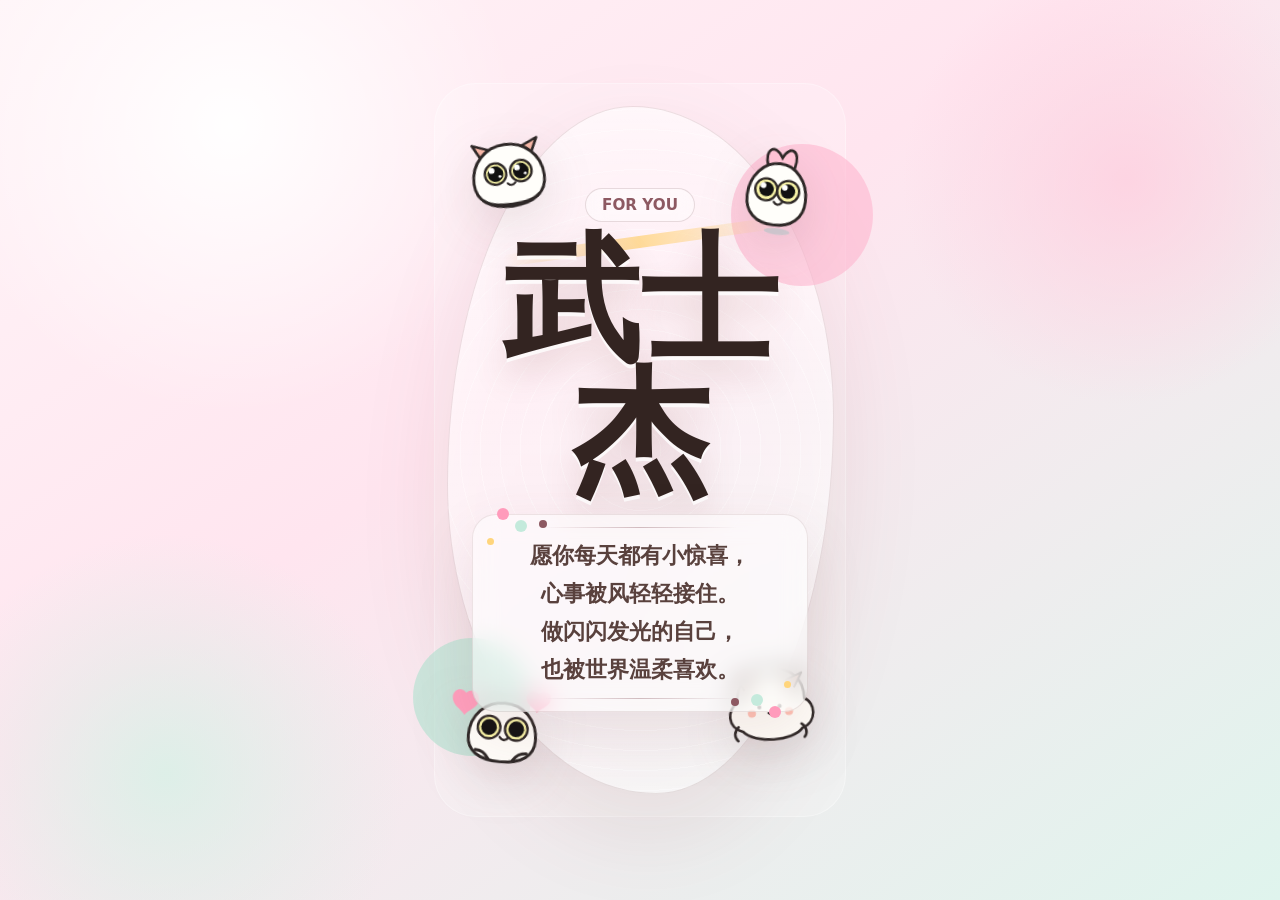
<file: wangzhi/8ifn0b2udx/index.html>
<!doctype html>
<html lang="zh-CN">
  <head>
    <meta charset="utf-8" />
    <meta http-equiv="x-ua-compatible" content="ie=edge" />
    <meta name="viewport" content="width=device-width, initial-scale=1" />
    <meta name="theme-color" content="#fff3f7" />
    <title>武士杰</title>
    <meta name="description" content="送给武士杰的小小祝福页面。" />
    <meta property="og:type" content="website" />
    <meta property="og:title" content="武士杰" />
    <meta property="og:description" content="愿你一直可爱，一直被温柔照亮。" />
    <meta property="og:image" content="./share-card.svg" />
    <link rel="icon" href="./share-card.svg" type="image/svg+xml" />
    <link rel="stylesheet" href="./styles.css" />
  </head>
  <body>
    <main class="page" aria-label="武士杰">
      <section class="poster">
        <span class="bubble bubble-one" aria-hidden="true"></span>
        <span class="bubble bubble-two" aria-hidden="true"></span>
        <span class="ribbon" aria-hidden="true"></span>

        <img class="sticker sticker-peek" src="./assets/kitty-peek.svg" alt="探头小猫表情" />
        <img class="sticker sticker-bounce" src="./assets/bunny-bounce.svg" alt="蹦跳小兔表情" />
        <img class="sticker sticker-love" src="./assets/bear-love.svg" alt="爱心小熊表情" />
        <img class="sticker sticker-soft" src="./assets/cloud-cat.svg" alt="软乎小猫表情" />

        <p class="eyebrow">For You</p>
        <h1>武士杰</h1>
        <div class="wish" aria-label="祝福寄语">
          <span class="dot dot-left" aria-hidden="true"></span>
          <p>愿你每天都有小惊喜，</p>
          <p>心事被风轻轻接住。</p>
          <p>做闪闪发光的自己，</p>
          <p>也被世界温柔喜欢。</p>
          <span class="dot dot-right" aria-hidden="true"></span>
        </div>
      </section>
    </main>
  </body>
</html>
</file>
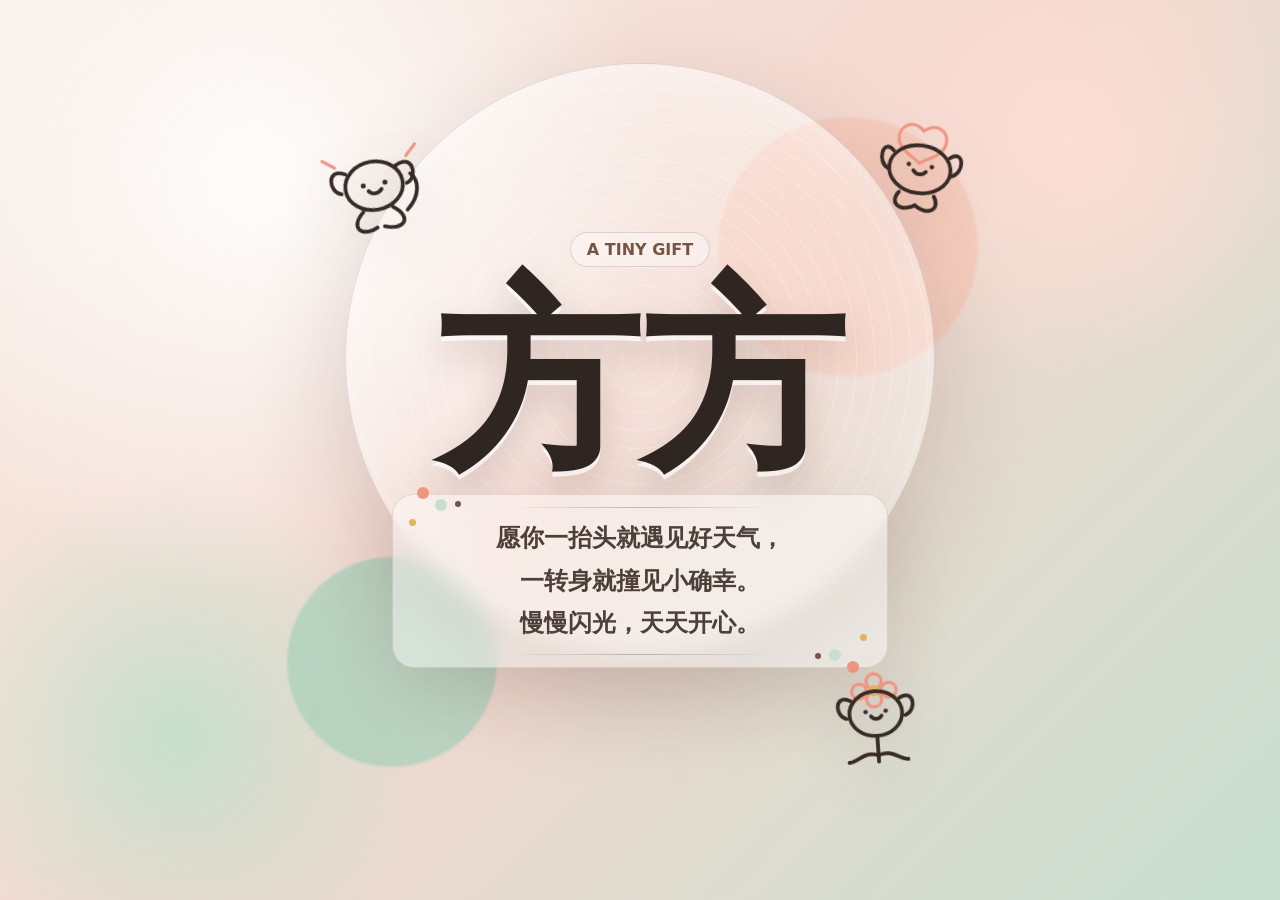
<file: wangzhi/fangfang/index.html>
<!doctype html>
<html lang="zh-CN">
  <head>
    <meta charset="utf-8" />
    <meta http-equiv="x-ua-compatible" content="ie=edge" />
    <meta name="viewport" content="width=device-width, initial-scale=1" />
    <meta name="theme-color" content="#f7efe7" />
    <title>方方</title>
    <meta name="description" content="方方" />
    <meta property="og:type" content="website" />
    <meta property="og:title" content="方方" />
    <meta property="og:description" content="送给方方的小小祝福页面。" />
    <meta property="og:image" content="./share-card.svg" />
    <link rel="icon" href="./share-card.svg" type="image/svg+xml" />
    <link rel="stylesheet" href="./styles.css" />
  </head>
  <body>
    <main class="page" aria-label="方方">
      <section class="hero">
        <div class="halo" aria-hidden="true"></div>
        <img class="sticker sticker-wave" src="./assets/dog-wave.svg" alt="线条小狗挥手" />
        <img class="sticker sticker-heart" src="./assets/dog-heart.svg" alt="线条小狗爱心" />
        <img class="sticker sticker-flower" src="./assets/dog-flower.svg" alt="线条小狗小花" />
        <p class="eyebrow">A tiny gift</p>
        <h1>方方</h1>
        <div class="wish" aria-label="祝福寄语">
          <span class="sparkle" aria-hidden="true"></span>
          <p>愿你一抬头就遇见好天气，</p>
          <p>一转身就撞见小确幸。</p>
          <p>慢慢闪光，天天开心。</p>
          <span class="sparkle sparkle-right" aria-hidden="true"></span>
        </div>
      </section>
    </main>
  </body>
</html>
</file>
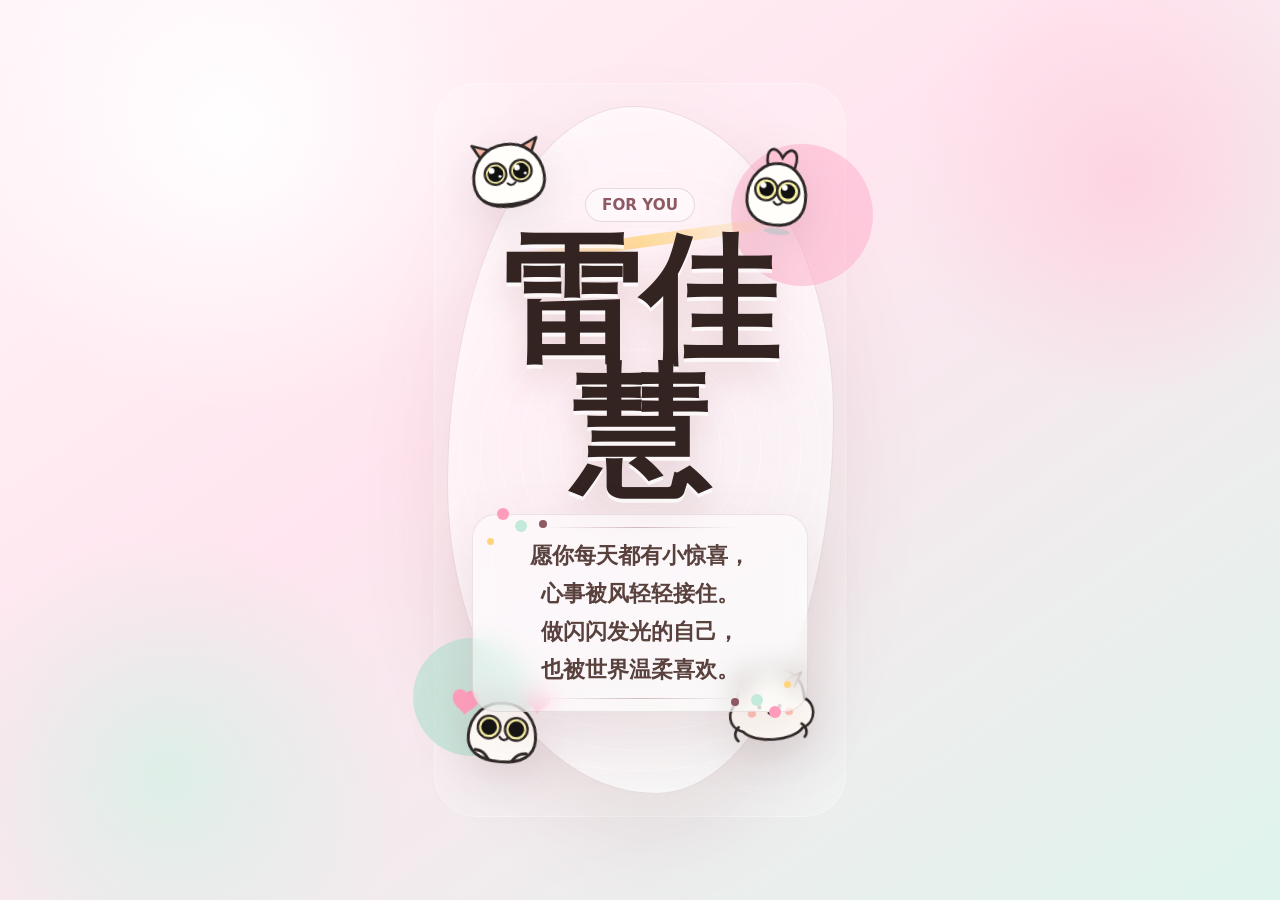
<file: wangzhi/j4ncoyw50i/index.html>
<!doctype html>
<html lang="zh-CN">
  <head>
    <meta charset="utf-8" />
    <meta http-equiv="x-ua-compatible" content="ie=edge" />
    <meta name="viewport" content="width=device-width, initial-scale=1" />
    <meta name="theme-color" content="#fff3f7" />
    <title>雷佳慧</title>
    <meta name="description" content="送给雷佳慧的小小祝福页面。" />
    <meta property="og:type" content="website" />
    <meta property="og:title" content="雷佳慧" />
    <meta property="og:description" content="愿你一直可爱，一直被温柔照亮。" />
    <meta property="og:image" content="./share-card.svg" />
    <link rel="icon" href="./share-card.svg" type="image/svg+xml" />
    <link rel="stylesheet" href="./styles.css" />
  </head>
  <body>
    <main class="page" aria-label="雷佳慧">
      <section class="poster">
        <span class="bubble bubble-one" aria-hidden="true"></span>
        <span class="bubble bubble-two" aria-hidden="true"></span>
        <span class="ribbon" aria-hidden="true"></span>

        <img class="sticker sticker-peek" src="./assets/kitty-peek.svg" alt="探头小猫表情" />
        <img class="sticker sticker-bounce" src="./assets/bunny-bounce.svg" alt="蹦跳小兔表情" />
        <img class="sticker sticker-love" src="./assets/bear-love.svg" alt="爱心小熊表情" />
        <img class="sticker sticker-soft" src="./assets/cloud-cat.svg" alt="软乎小猫表情" />

        <p class="eyebrow">For You</p>
        <h1>雷佳慧</h1>
        <div class="wish" aria-label="祝福寄语">
          <span class="dot dot-left" aria-hidden="true"></span>
          <p>愿你每天都有小惊喜，</p>
          <p>心事被风轻轻接住。</p>
          <p>做闪闪发光的自己，</p>
          <p>也被世界温柔喜欢。</p>
          <span class="dot dot-right" aria-hidden="true"></span>
        </div>
      </section>
    </main>
  </body>
</html>
</file>
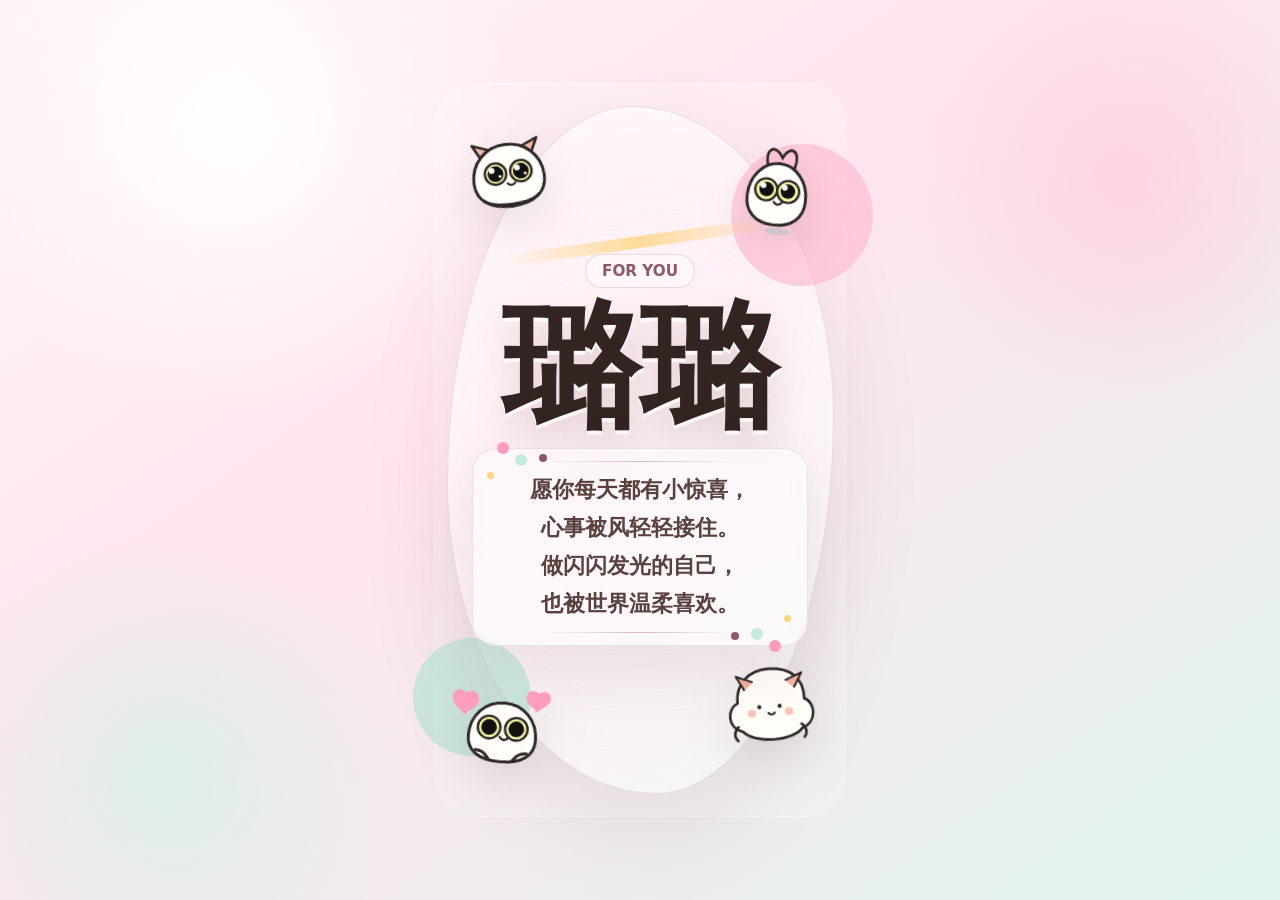
<file: wangzhi/lulu/index.html>
<!doctype html>
<html lang="zh-CN">
  <head>
    <meta charset="utf-8" />
    <meta http-equiv="x-ua-compatible" content="ie=edge" />
    <meta name="viewport" content="width=device-width, initial-scale=1" />
    <meta name="theme-color" content="#fff3f7" />
    <title>璐璐</title>
    <meta name="description" content="送给璐璐的小小祝福页面。" />
    <meta property="og:type" content="website" />
    <meta property="og:title" content="璐璐" />
    <meta property="og:description" content="愿你一直可爱，一直被温柔照亮。" />
    <meta property="og:image" content="./share-card.svg" />
    <link rel="icon" href="./share-card.svg" type="image/svg+xml" />
    <link rel="stylesheet" href="./styles.css" />
  </head>
  <body>
    <main class="page" aria-label="璐璐">
      <section class="poster">
        <span class="bubble bubble-one" aria-hidden="true"></span>
        <span class="bubble bubble-two" aria-hidden="true"></span>
        <span class="ribbon" aria-hidden="true"></span>

        <img class="sticker sticker-peek" src="./assets/kitty-peek.svg" alt="探头小猫表情" />
        <img class="sticker sticker-bounce" src="./assets/bunny-bounce.svg" alt="蹦跳小兔表情" />
        <img class="sticker sticker-love" src="./assets/bear-love.svg" alt="爱心小熊表情" />
        <img class="sticker sticker-soft" src="./assets/cloud-cat.svg" alt="软乎小猫表情" />

        <p class="eyebrow">For You</p>
        <h1>璐璐</h1>
        <div class="wish" aria-label="祝福寄语">
          <span class="dot dot-left" aria-hidden="true"></span>
          <p>愿你每天都有小惊喜，</p>
          <p>心事被风轻轻接住。</p>
          <p>做闪闪发光的自己，</p>
          <p>也被世界温柔喜欢。</p>
          <span class="dot dot-right" aria-hidden="true"></span>
        </div>
      </section>
    </main>
  </body>
</html>
</file>
<file: wangzhi/8ifn0b2udx/styles.css>
:root {
  color-scheme: light;
  font-family:
    "STXingkai",
    "KaiTi",
    "Microsoft YaHei",
    "PingFang SC",
    system-ui,
    sans-serif;
  background: #fff3f7;
  color: #312523;
}

* {
  box-sizing: border-box;
}

html,
body {
  min-height: 100%;
  margin: 0;
  max-width: 100%;
  overflow-x: hidden;
}

body {
  min-height: 100vh;
  background:
    radial-gradient(circle at 18% 14%, rgba(255, 255, 255, 0.96), transparent 18rem),
    radial-gradient(circle at 88% 20%, rgba(255, 205, 222, 0.74), transparent 14rem),
    radial-gradient(circle at 13% 86%, rgba(214, 241, 230, 0.8), transparent 15rem),
    linear-gradient(145deg, #fff5f8 0%, #ffe5ef 42%, #dff4ed 100%);
}

.page {
  min-height: 100vh;
  display: grid;
  place-items: center;
  padding: 18px;
  overflow: hidden;
}

.poster {
  position: relative;
  width: min(calc(100vw - 20px), 430px);
  aspect-ratio: 9 / 16;
  display: grid;
  align-content: center;
  justify-items: center;
  gap: 14px;
  padding: 44px 22px;
  isolation: isolate;
  text-align: center;
}

.poster::before {
  content: "";
  position: absolute;
  inset: 5%;
  z-index: -2;
  border: 1px solid rgba(123, 78, 82, 0.14);
  border-radius: 48% 52% 46% 54% / 55% 45% 55% 45%;
  background:
    linear-gradient(rgba(255, 255, 255, 0.42), rgba(255, 255, 255, 0.16)),
    repeating-radial-gradient(circle, rgba(255, 255, 255, 0.3) 0 1px, transparent 1px 20px);
  box-shadow:
    0 34px 90px rgba(141, 83, 88, 0.13),
    inset 0 0 72px rgba(255, 255, 255, 0.4);
}

.poster::after {
  content: "";
  position: absolute;
  inset: 2%;
  z-index: -3;
  border-radius: 42px;
  background: rgba(255, 255, 255, 0.18);
  box-shadow: inset 0 0 0 1px rgba(255, 255, 255, 0.32);
}

.bubble {
  position: absolute;
  z-index: -1;
  border-radius: 999px;
}

.bubble-one {
  width: 142px;
  height: 142px;
  top: 10%;
  right: -18px;
  background: rgba(255, 181, 207, 0.58);
}

.bubble-two {
  width: 118px;
  height: 118px;
  bottom: 10%;
  left: -12px;
  background: rgba(178, 226, 209, 0.62);
}

.ribbon {
  position: absolute;
  top: 22%;
  left: 18%;
  z-index: -1;
  width: 64%;
  height: 12px;
  border-radius: 999px;
  background: linear-gradient(90deg, transparent, rgba(255, 211, 124, 0.76), transparent);
  transform: rotate(-8deg);
}

.sticker {
  position: absolute;
  width: clamp(78px, 23vw, 122px);
  height: auto;
  filter: drop-shadow(0 16px 24px rgba(96, 69, 69, 0.14));
  user-select: none;
}

.sticker-peek {
  top: 5.5%;
  left: 5%;
  transform: rotate(-8deg);
}

.sticker-bounce {
  top: 8%;
  right: 4%;
  transform: rotate(7deg);
}

.sticker-love {
  bottom: 6%;
  left: 4%;
  transform: rotate(5deg);
}

.sticker-soft {
  right: 6%;
  bottom: 9%;
  transform: rotate(-4deg);
}

.eyebrow {
  margin: 0;
  padding: 7px 16px;
  border: 1px solid rgba(123, 78, 82, 0.18);
  border-radius: 999px;
  background: rgba(255, 255, 255, 0.42);
  color: #8d5962;
  font-family: "Microsoft YaHei", "PingFang SC", system-ui, sans-serif;
  font-size: clamp(0.8rem, 2.7vw, 0.95rem);
  font-weight: 800;
  letter-spacing: 0;
  text-transform: uppercase;
  backdrop-filter: blur(10px);
}

h1 {
  margin: 0;
  color: #332421;
  font-family: "STXingkai", "KaiTi", "Microsoft YaHei", "PingFang SC", serif;
  font-size: clamp(5.2rem, 22vw, 8.6rem);
  font-weight: 700;
  line-height: 0.96;
  letter-spacing: 0;
  text-shadow:
    0 4px 0 rgba(255, 255, 255, 0.78),
    0 18px 34px rgba(139, 81, 81, 0.2);
}

.wish {
  position: relative;
  width: min(100%, 21rem);
  padding: 22px 20px;
  border: 1px solid rgba(123, 78, 82, 0.13);
  border-radius: 24px;
  background: rgba(255, 255, 255, 0.46);
  box-shadow: 0 22px 58px rgba(141, 83, 88, 0.12);
  backdrop-filter: blur(12px);
}

.wish::before,
.wish::after {
  content: "";
  position: absolute;
  left: 50%;
  width: 58%;
  height: 1px;
  background: linear-gradient(90deg, transparent, rgba(141, 89, 98, 0.38), transparent);
  transform: translateX(-50%);
}

.wish::before {
  top: 12px;
}

.wish::after {
  bottom: 12px;
}

.wish p {
  margin: 0;
  color: #59413d;
  font-family: "KaiTi", "Microsoft YaHei", "PingFang SC", serif;
  font-size: clamp(1.12rem, 4.7vw, 1.38rem);
  font-weight: 700;
  line-height: 1.72;
}

.dot,
.dot::before,
.dot::after {
  position: absolute;
  display: block;
  border-radius: 999px;
  content: "";
}

.dot {
  top: -7px;
  left: 24px;
  width: 12px;
  height: 12px;
  background: #ff9bbb;
  box-shadow: 18px 12px 0 #c4eadc;
}

.dot::before {
  top: 30px;
  left: -10px;
  width: 7px;
  height: 7px;
  background: #ffd57c;
}

.dot::after {
  top: 12px;
  left: 42px;
  width: 8px;
  height: 8px;
  background: #8d5962;
}

.dot-right {
  inset: auto 26px -7px auto;
  transform: rotate(180deg);
}

@media (max-width: 440px) {
  .page {
    padding: 10px;
  }

  .poster {
    width: min(calc(100vw - 20px), 430px);
    padding: 42px 18px;
  }

  .sticker-peek {
    top: 7%;
    left: 14px;
    width: 88px;
  }

  .sticker-bounce {
    top: 8%;
    right: 14px;
    width: 88px;
  }

  .sticker-love {
    left: 14px;
    width: 88px;
  }

  .sticker-soft {
    right: 14px;
    width: 88px;
  }
}
</file>
<file: wangzhi/fangfang/styles.css>
:root {
  color-scheme: light;
  font-family:
    "STXingkai",
    "KaiTi",
    "Microsoft YaHei",
    "PingFang SC",
    "Noto Sans CJK SC",
    system-ui,
    sans-serif;
  background: #f7efe7;
  color: #2c2320;
}

* {
  box-sizing: border-box;
}

html,
body {
  min-height: 100%;
  margin: 0;
  max-width: 100%;
  overflow-x: hidden;
}

body {
  min-height: 100vh;
  overflow-x: hidden;
  background:
    radial-gradient(circle at 20% 20%, rgba(255, 255, 255, 0.9), transparent 26rem),
    radial-gradient(circle at 84% 16%, rgba(255, 223, 214, 0.9), transparent 15rem),
    radial-gradient(circle at 14% 82%, rgba(188, 225, 205, 0.8), transparent 16rem),
    linear-gradient(135deg, #f7efe7 0%, #f3d8cf 48%, #c7dfd0 100%);
}

.page {
  min-height: 100vh;
  display: grid;
  place-items: center;
  padding: 22px;
  overflow: hidden;
}

.hero {
  position: relative;
  width: min(100%, 720px);
  min-height: min(86vh, 820px);
  display: grid;
  align-content: center;
  justify-items: center;
  gap: 16px;
  isolation: isolate;
  text-align: center;
}

.sticker {
  position: absolute;
  z-index: 1;
  width: clamp(82px, 18vw, 132px);
  height: auto;
  filter: drop-shadow(0 18px 26px rgba(91, 61, 49, 0.16));
  user-select: none;
}

.sticker-wave {
  top: 8%;
  left: 4%;
  transform: rotate(-10deg);
}

.sticker-heart {
  top: 5%;
  right: 2%;
  transform: rotate(8deg);
}

.sticker-flower {
  right: 8%;
  bottom: 7%;
  transform: rotate(-4deg);
}

.hero::before,
.hero::after {
  content: "";
  position: absolute;
  inset: auto;
  z-index: -2;
  border-radius: 999px;
  filter: blur(1px);
  opacity: 0.72;
}

.hero::before {
  width: 260px;
  height: 260px;
  top: 7%;
  right: 3%;
  background: #f6c7b6;
}

.hero::after {
  width: 210px;
  height: 210px;
  bottom: 9%;
  left: 1%;
  background: #a9d1bc;
}

.halo {
  position: absolute;
  width: min(82vw, 590px);
  aspect-ratio: 1;
  z-index: -1;
  border: 1px solid rgba(65, 52, 48, 0.12);
  border-radius: 50%;
  background:
    linear-gradient(rgba(255, 255, 255, 0.42), rgba(255, 255, 255, 0.08)),
    repeating-radial-gradient(circle, rgba(255, 255, 255, 0.24) 0 1px, transparent 1px 18px);
  box-shadow:
    0 38px 100px rgba(83, 49, 37, 0.18),
    inset 0 0 70px rgba(255, 255, 255, 0.34);
}

.eyebrow {
  margin: 0;
  color: #755345;
  font-family: "Microsoft YaHei", "PingFang SC", system-ui, sans-serif;
  font-size: clamp(0.82rem, 2vw, 1rem);
  font-weight: 700;
  letter-spacing: 0;
  text-transform: uppercase;
  padding: 7px 16px;
  border: 1px solid rgba(117, 83, 69, 0.2);
  border-radius: 999px;
  background: rgba(255, 255, 255, 0.34);
  backdrop-filter: blur(10px);
}

h1 {
  margin: 0;
  font-family: "STXingkai", "KaiTi", "Microsoft YaHei", "PingFang SC", serif;
  font-size: clamp(6.4rem, 24vw, 12.8rem);
  font-weight: 700;
  line-height: 0.95;
  letter-spacing: 0;
  text-wrap: balance;
  color: #302621;
  text-shadow:
    0 5px 0 rgba(255, 255, 255, 0.72),
    0 18px 36px rgba(97, 60, 45, 0.22);
}

.wish {
  position: relative;
  width: min(100%, 31rem);
  padding: 22px 24px;
  border: 1px solid rgba(78, 63, 57, 0.13);
  border-radius: 22px;
  background: rgba(255, 255, 255, 0.42);
  box-shadow: 0 22px 70px rgba(91, 61, 49, 0.12);
  backdrop-filter: blur(12px);
}

.wish::before,
.wish::after {
  content: "";
  position: absolute;
  left: 50%;
  width: min(68%, 17rem);
  height: 1px;
  background: linear-gradient(90deg, transparent, rgba(117, 83, 69, 0.38), transparent);
  transform: translateX(-50%);
}

.wish::before {
  top: 12px;
}

.wish::after {
  bottom: 12px;
}

.wish p {
  margin: 0;
  color: #4e3f39;
  font-family: "KaiTi", "Microsoft YaHei", "PingFang SC", serif;
  font-size: clamp(1.18rem, 4vw, 1.52rem);
  line-height: 1.75;
  font-weight: 600;
}

.sparkle,
.sparkle::before,
.sparkle::after {
  position: absolute;
  display: block;
  border-radius: 999px;
  background: #ef967f;
  content: "";
}

.sparkle {
  top: -8px;
  left: 24px;
  width: 12px;
  height: 12px;
  box-shadow: 18px 12px 0 #c7dfd0;
}

.sparkle::before {
  top: 32px;
  left: -8px;
  width: 7px;
  height: 7px;
  background: #e2b35e;
}

.sparkle::after {
  top: 14px;
  left: 38px;
  width: 6px;
  height: 6px;
  background: #755345;
}

.sparkle-right {
  inset: auto 28px -6px auto;
  transform: rotate(180deg);
}

@media (max-width: 480px) {
  body {
    overflow: auto;
  }

  .page {
    padding: 18px;
  }

  .hero {
    min-height: 86vh;
    gap: 14px;
  }

  .hero::before {
    width: 176px;
    height: 176px;
    top: 10%;
    right: -42px;
  }

  .hero::after {
    width: 152px;
    height: 152px;
    left: -40px;
  }

  .sticker-wave {
    top: 7%;
    left: 4px;
  }

  .sticker-heart {
    top: 8%;
    right: 2px;
  }

  .sticker-flower {
    right: -4px;
    bottom: 5%;
  }

  .wish {
    padding: 20px 18px;
    border-radius: 18px;
  }
}
</file>
<file: wangzhi/j4ncoyw50i/styles.css>
:root {
  color-scheme: light;
  font-family:
    "STXingkai",
    "KaiTi",
    "Microsoft YaHei",
    "PingFang SC",
    system-ui,
    sans-serif;
  background: #fff3f7;
  color: #312523;
}

* {
  box-sizing: border-box;
}

html,
body {
  min-height: 100%;
  margin: 0;
  max-width: 100%;
  overflow-x: hidden;
}

body {
  min-height: 100vh;
  background:
    radial-gradient(circle at 18% 14%, rgba(255, 255, 255, 0.96), transparent 18rem),
    radial-gradient(circle at 88% 20%, rgba(255, 205, 222, 0.74), transparent 14rem),
    radial-gradient(circle at 13% 86%, rgba(214, 241, 230, 0.8), transparent 15rem),
    linear-gradient(145deg, #fff5f8 0%, #ffe5ef 42%, #dff4ed 100%);
}

.page {
  min-height: 100vh;
  display: grid;
  place-items: center;
  padding: 18px;
  overflow: hidden;
}

.poster {
  position: relative;
  width: min(calc(100vw - 20px), 430px);
  aspect-ratio: 9 / 16;
  display: grid;
  align-content: center;
  justify-items: center;
  gap: 14px;
  padding: 44px 22px;
  isolation: isolate;
  text-align: center;
}

.poster::before {
  content: "";
  position: absolute;
  inset: 5%;
  z-index: -2;
  border: 1px solid rgba(123, 78, 82, 0.14);
  border-radius: 48% 52% 46% 54% / 55% 45% 55% 45%;
  background:
    linear-gradient(rgba(255, 255, 255, 0.42), rgba(255, 255, 255, 0.16)),
    repeating-radial-gradient(circle, rgba(255, 255, 255, 0.3) 0 1px, transparent 1px 20px);
  box-shadow:
    0 34px 90px rgba(141, 83, 88, 0.13),
    inset 0 0 72px rgba(255, 255, 255, 0.4);
}

.poster::after {
  content: "";
  position: absolute;
  inset: 2%;
  z-index: -3;
  border-radius: 42px;
  background: rgba(255, 255, 255, 0.18);
  box-shadow: inset 0 0 0 1px rgba(255, 255, 255, 0.32);
}

.bubble {
  position: absolute;
  z-index: -1;
  border-radius: 999px;
}

.bubble-one {
  width: 142px;
  height: 142px;
  top: 10%;
  right: -18px;
  background: rgba(255, 181, 207, 0.58);
}

.bubble-two {
  width: 118px;
  height: 118px;
  bottom: 10%;
  left: -12px;
  background: rgba(178, 226, 209, 0.62);
}

.ribbon {
  position: absolute;
  top: 22%;
  left: 18%;
  z-index: -1;
  width: 64%;
  height: 12px;
  border-radius: 999px;
  background: linear-gradient(90deg, transparent, rgba(255, 211, 124, 0.76), transparent);
  transform: rotate(-8deg);
}

.sticker {
  position: absolute;
  width: clamp(78px, 23vw, 122px);
  height: auto;
  filter: drop-shadow(0 16px 24px rgba(96, 69, 69, 0.14));
  user-select: none;
}

.sticker-peek {
  top: 5.5%;
  left: 5%;
  transform: rotate(-8deg);
}

.sticker-bounce {
  top: 8%;
  right: 4%;
  transform: rotate(7deg);
}

.sticker-love {
  bottom: 6%;
  left: 4%;
  transform: rotate(5deg);
}

.sticker-soft {
  right: 6%;
  bottom: 9%;
  transform: rotate(-4deg);
}

.eyebrow {
  margin: 0;
  padding: 7px 16px;
  border: 1px solid rgba(123, 78, 82, 0.18);
  border-radius: 999px;
  background: rgba(255, 255, 255, 0.42);
  color: #8d5962;
  font-family: "Microsoft YaHei", "PingFang SC", system-ui, sans-serif;
  font-size: clamp(0.8rem, 2.7vw, 0.95rem);
  font-weight: 800;
  letter-spacing: 0;
  text-transform: uppercase;
  backdrop-filter: blur(10px);
}

h1 {
  margin: 0;
  color: #332421;
  font-family: "STXingkai", "KaiTi", "Microsoft YaHei", "PingFang SC", serif;
  font-size: clamp(5.2rem, 22vw, 8.6rem);
  font-weight: 700;
  line-height: 0.96;
  letter-spacing: 0;
  text-shadow:
    0 4px 0 rgba(255, 255, 255, 0.78),
    0 18px 34px rgba(139, 81, 81, 0.2);
}

.wish {
  position: relative;
  width: min(100%, 21rem);
  padding: 22px 20px;
  border: 1px solid rgba(123, 78, 82, 0.13);
  border-radius: 24px;
  background: rgba(255, 255, 255, 0.46);
  box-shadow: 0 22px 58px rgba(141, 83, 88, 0.12);
  backdrop-filter: blur(12px);
}

.wish::before,
.wish::after {
  content: "";
  position: absolute;
  left: 50%;
  width: 58%;
  height: 1px;
  background: linear-gradient(90deg, transparent, rgba(141, 89, 98, 0.38), transparent);
  transform: translateX(-50%);
}

.wish::before {
  top: 12px;
}

.wish::after {
  bottom: 12px;
}

.wish p {
  margin: 0;
  color: #59413d;
  font-family: "KaiTi", "Microsoft YaHei", "PingFang SC", serif;
  font-size: clamp(1.12rem, 4.7vw, 1.38rem);
  font-weight: 700;
  line-height: 1.72;
}

.dot,
.dot::before,
.dot::after {
  position: absolute;
  display: block;
  border-radius: 999px;
  content: "";
}

.dot {
  top: -7px;
  left: 24px;
  width: 12px;
  height: 12px;
  background: #ff9bbb;
  box-shadow: 18px 12px 0 #c4eadc;
}

.dot::before {
  top: 30px;
  left: -10px;
  width: 7px;
  height: 7px;
  background: #ffd57c;
}

.dot::after {
  top: 12px;
  left: 42px;
  width: 8px;
  height: 8px;
  background: #8d5962;
}

.dot-right {
  inset: auto 26px -7px auto;
  transform: rotate(180deg);
}

@media (max-width: 440px) {
  .page {
    padding: 10px;
  }

  .poster {
    width: min(calc(100vw - 20px), 430px);
    padding: 42px 18px;
  }

  .sticker-peek {
    top: 7%;
    left: 14px;
    width: 88px;
  }

  .sticker-bounce {
    top: 8%;
    right: 14px;
    width: 88px;
  }

  .sticker-love {
    left: 14px;
    width: 88px;
  }

  .sticker-soft {
    right: 14px;
    width: 88px;
  }
}
</file>
<file: wangzhi/lulu/styles.css>
:root {
  color-scheme: light;
  font-family:
    "STXingkai",
    "KaiTi",
    "Microsoft YaHei",
    "PingFang SC",
    system-ui,
    sans-serif;
  background: #fff3f7;
  color: #312523;
}

* {
  box-sizing: border-box;
}

html,
body {
  min-height: 100%;
  margin: 0;
  max-width: 100%;
  overflow-x: hidden;
}

body {
  min-height: 100vh;
  background:
    radial-gradient(circle at 18% 14%, rgba(255, 255, 255, 0.96), transparent 18rem),
    radial-gradient(circle at 88% 20%, rgba(255, 205, 222, 0.74), transparent 14rem),
    radial-gradient(circle at 13% 86%, rgba(214, 241, 230, 0.8), transparent 15rem),
    linear-gradient(145deg, #fff5f8 0%, #ffe5ef 42%, #dff4ed 100%);
}

.page {
  min-height: 100vh;
  display: grid;
  place-items: center;
  padding: 18px;
  overflow: hidden;
}

.poster {
  position: relative;
  width: min(calc(100vw - 20px), 430px);
  aspect-ratio: 9 / 16;
  display: grid;
  align-content: center;
  justify-items: center;
  gap: 14px;
  padding: 44px 22px;
  isolation: isolate;
  text-align: center;
}

.poster::before {
  content: "";
  position: absolute;
  inset: 5%;
  z-index: -2;
  border: 1px solid rgba(123, 78, 82, 0.14);
  border-radius: 48% 52% 46% 54% / 55% 45% 55% 45%;
  background:
    linear-gradient(rgba(255, 255, 255, 0.42), rgba(255, 255, 255, 0.16)),
    repeating-radial-gradient(circle, rgba(255, 255, 255, 0.3) 0 1px, transparent 1px 20px);
  box-shadow:
    0 34px 90px rgba(141, 83, 88, 0.13),
    inset 0 0 72px rgba(255, 255, 255, 0.4);
}

.poster::after {
  content: "";
  position: absolute;
  inset: 2%;
  z-index: -3;
  border-radius: 42px;
  background: rgba(255, 255, 255, 0.18);
  box-shadow: inset 0 0 0 1px rgba(255, 255, 255, 0.32);
}

.bubble {
  position: absolute;
  z-index: -1;
  border-radius: 999px;
}

.bubble-one {
  width: 142px;
  height: 142px;
  top: 10%;
  right: -18px;
  background: rgba(255, 181, 207, 0.58);
}

.bubble-two {
  width: 118px;
  height: 118px;
  bottom: 10%;
  left: -12px;
  background: rgba(178, 226, 209, 0.62);
}

.ribbon {
  position: absolute;
  top: 22%;
  left: 18%;
  z-index: -1;
  width: 64%;
  height: 12px;
  border-radius: 999px;
  background: linear-gradient(90deg, transparent, rgba(255, 211, 124, 0.76), transparent);
  transform: rotate(-8deg);
}

.sticker {
  position: absolute;
  width: clamp(78px, 23vw, 122px);
  height: auto;
  filter: drop-shadow(0 16px 24px rgba(96, 69, 69, 0.14));
  user-select: none;
}

.sticker-peek {
  top: 5.5%;
  left: 5%;
  transform: rotate(-8deg);
}

.sticker-bounce {
  top: 8%;
  right: 4%;
  transform: rotate(7deg);
}

.sticker-love {
  bottom: 6%;
  left: 4%;
  transform: rotate(5deg);
}

.sticker-soft {
  right: 6%;
  bottom: 9%;
  transform: rotate(-4deg);
}

.eyebrow {
  margin: 0;
  padding: 7px 16px;
  border: 1px solid rgba(123, 78, 82, 0.18);
  border-radius: 999px;
  background: rgba(255, 255, 255, 0.42);
  color: #8d5962;
  font-family: "Microsoft YaHei", "PingFang SC", system-ui, sans-serif;
  font-size: clamp(0.8rem, 2.7vw, 0.95rem);
  font-weight: 800;
  letter-spacing: 0;
  text-transform: uppercase;
  backdrop-filter: blur(10px);
}

h1 {
  margin: 0;
  color: #332421;
  font-family: "STXingkai", "KaiTi", "Microsoft YaHei", "PingFang SC", serif;
  font-size: clamp(5.2rem, 22vw, 8.6rem);
  font-weight: 700;
  line-height: 0.96;
  letter-spacing: 0;
  text-shadow:
    0 4px 0 rgba(255, 255, 255, 0.78),
    0 18px 34px rgba(139, 81, 81, 0.2);
}

.wish {
  position: relative;
  width: min(100%, 21rem);
  padding: 22px 20px;
  border: 1px solid rgba(123, 78, 82, 0.13);
  border-radius: 24px;
  background: rgba(255, 255, 255, 0.46);
  box-shadow: 0 22px 58px rgba(141, 83, 88, 0.12);
  backdrop-filter: blur(12px);
}

.wish::before,
.wish::after {
  content: "";
  position: absolute;
  left: 50%;
  width: 58%;
  height: 1px;
  background: linear-gradient(90deg, transparent, rgba(141, 89, 98, 0.38), transparent);
  transform: translateX(-50%);
}

.wish::before {
  top: 12px;
}

.wish::after {
  bottom: 12px;
}

.wish p {
  margin: 0;
  color: #59413d;
  font-family: "KaiTi", "Microsoft YaHei", "PingFang SC", serif;
  font-size: clamp(1.12rem, 4.7vw, 1.38rem);
  font-weight: 700;
  line-height: 1.72;
}

.dot,
.dot::before,
.dot::after {
  position: absolute;
  display: block;
  border-radius: 999px;
  content: "";
}

.dot {
  top: -7px;
  left: 24px;
  width: 12px;
  height: 12px;
  background: #ff9bbb;
  box-shadow: 18px 12px 0 #c4eadc;
}

.dot::before {
  top: 30px;
  left: -10px;
  width: 7px;
  height: 7px;
  background: #ffd57c;
}

.dot::after {
  top: 12px;
  left: 42px;
  width: 8px;
  height: 8px;
  background: #8d5962;
}

.dot-right {
  inset: auto 26px -7px auto;
  transform: rotate(180deg);
}

@media (max-width: 440px) {
  .page {
    padding: 10px;
  }

  .poster {
    width: min(calc(100vw - 20px), 430px);
    padding: 42px 18px;
  }

  .sticker-peek {
    top: 7%;
    left: 14px;
    width: 88px;
  }

  .sticker-bounce {
    top: 8%;
    right: 14px;
    width: 88px;
  }

  .sticker-love {
    left: 14px;
    width: 88px;
  }

  .sticker-soft {
    right: 14px;
    width: 88px;
  }
}
</file>
